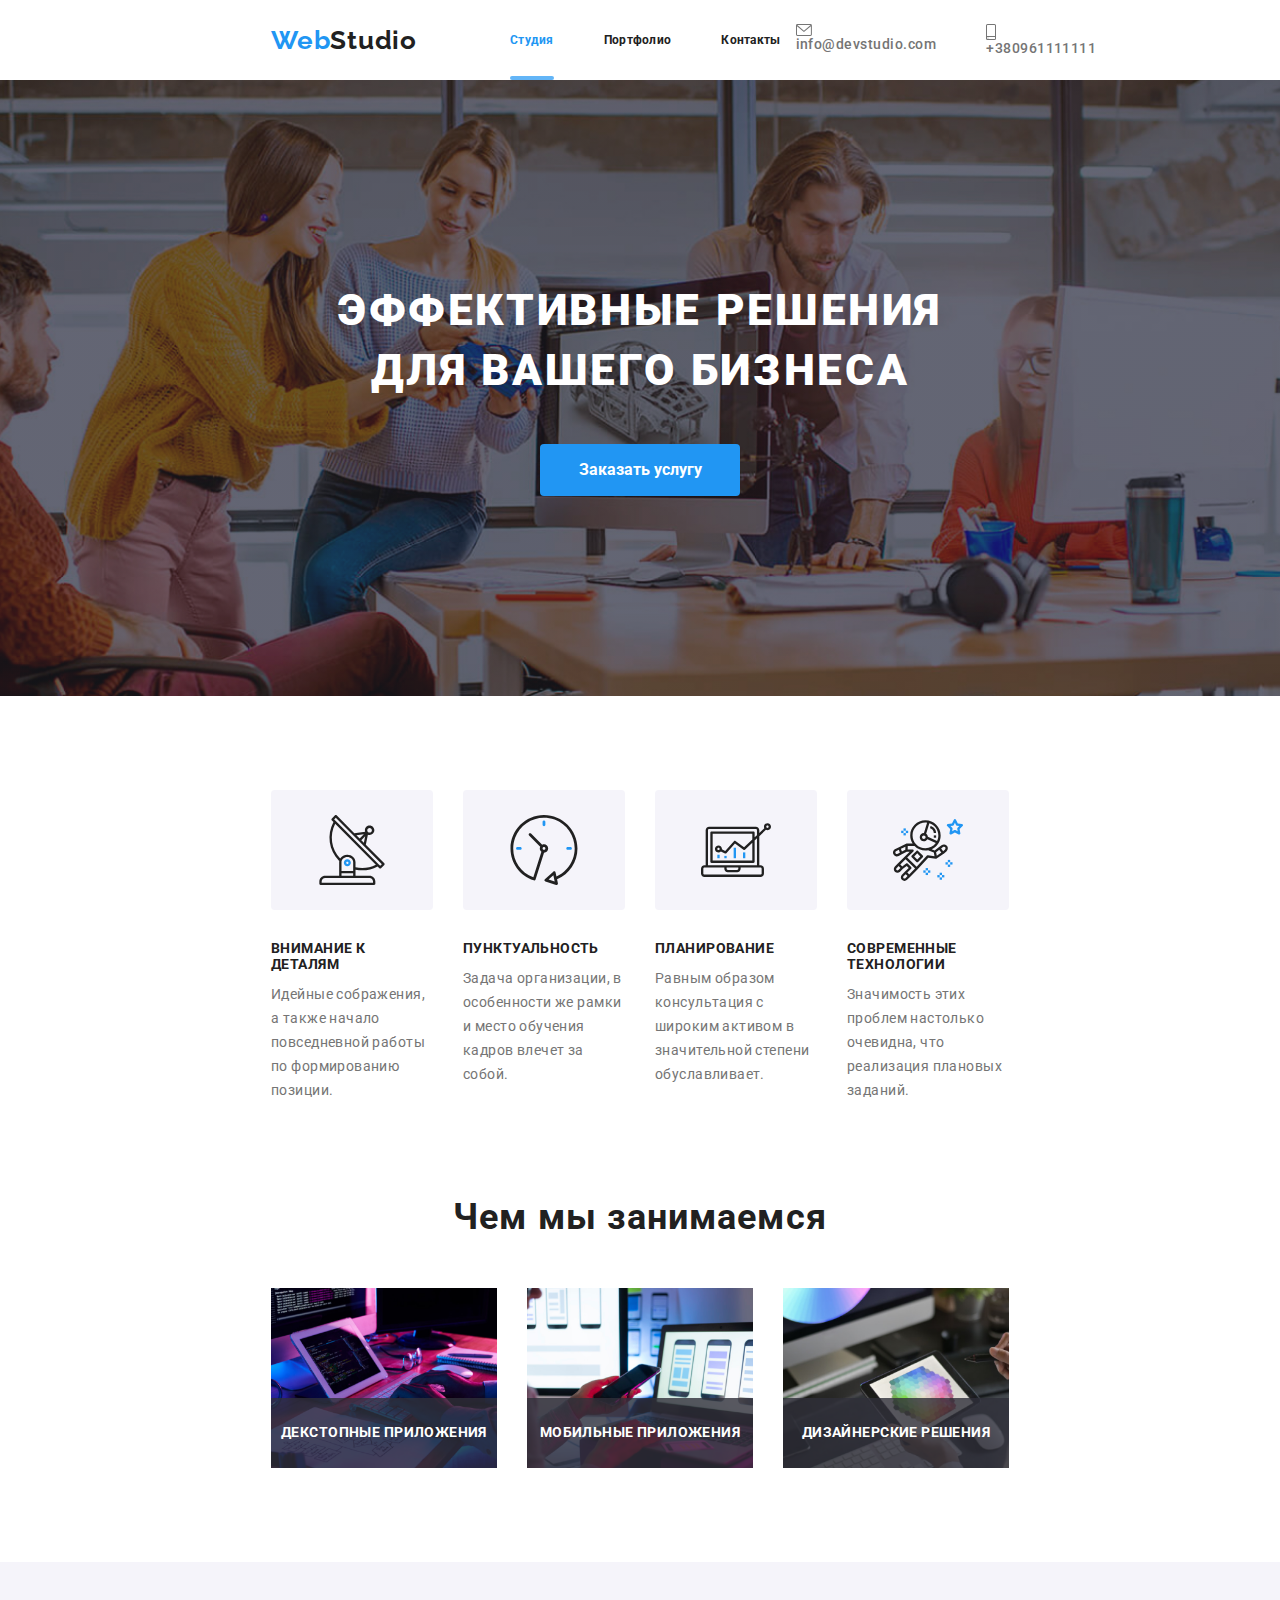
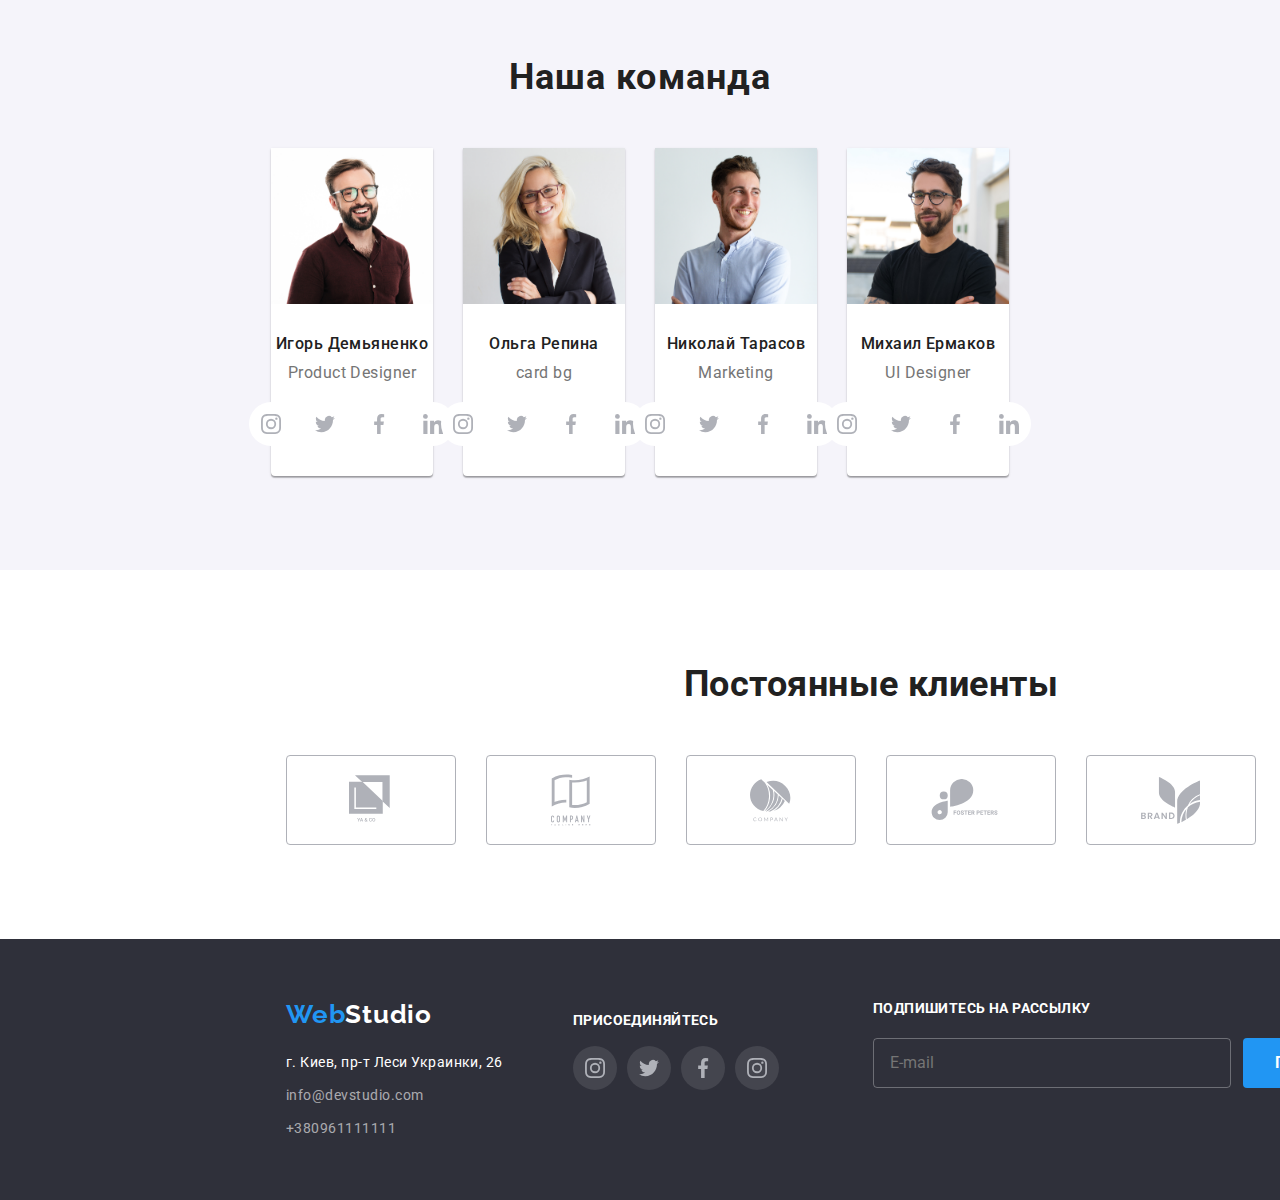
<file: index.html>
<!DOCTYPE html>
<html lang="ru">
	<head>
		<meta charset="UTF-8" />
		<meta name="viewport" content="width=device-width, initial-scale=1.0" />
		<title>WebStudio</title>
		<link
			href="https://fonts.googleapis.com/css2?family=Raleway:wght@700&family=Roboto:wght@400;500;700;900&display=swap"
			rel="stylesheet"
		/>
		<link rel="stylesheet" href="./sass/normalize.css" />
		<link rel="stylesheet" href="./css/main.min.css" />
	</head>
	<body>
		<!--Site header-->
		<header>
			<!--Basic navigation-->
			<nav class="container main-nav">
				<a href="./index.html" class="logo-header"> <span class="logo-style">Web</span>Studio </a>
				<ul class="site-nav">
					<li class="item">
						<a href="Studio" class="link line"><h5>Студия</h5></a>
					</li>
					<li class="item">
						<a href="./portfolio.html" class="link"><h5>Портфолио</h5></a>
					</li>
					<li class="item">
						<a href="Contacts" class="link"><h5>Контакты</h5></a>
					</li>
				</ul>
				<div class="container">
					<address class="contacts list">
						<ul class="list">
							<li class="item">
								<a href="mailto:info@devstudio.com" class="link">
									<svg class="contacts-icon" width="16" height="12">
										<use href="./image/sprite.svg#mail"></use>
									</svg>
									info@devstudio.com
								</a>
							</li>
							<li class="item">
								<a href="tel:+380961111111" class="link">
									<svg class="contacts-icon" width="10" height="16">
										<use href="./image/sprite.svg#smartphone"></use>
									</svg>
									+380961111111
								</a>
							</li>
						</ul>
					</address>
				</div>
			</nav>
		</header>

		<!--Hero-->
		<main>
			<section class="hero">
				<div class="container-hero">
					<h1 class="hero-title">
						эффективные решения<br />
						для вашего бизнеса
					</h1>
					<button class="button" data-modal-open>Заказать услугу</button>
				</div>
			</section>

			<!--Preferences-->

			<section class="section-preferences">
				<div class="container">
					<ul class="preferences-list">
						<li class="item-preferences icon-satellite">
							<h2 class="section-title">внимание к деталям</h2>
							<p class="text">Идейные сображения, а также начало повседневной работы по формированию позиции.</p>
						</li>
						<li class="item-preferences icon-clock">
							<h2 class="section-title">пунктуальность</h2>
							<p class="text">Задача организации, в особенности же рамки и место обучения кадров влечет за собой.</p>
						</li>
						<li class="item-preferences icon-plan">
							<h2 class="section-title">планирование</h2>
							<p class="text">Равным образом консультация с широким активом в значительной степени обуславливает.</p>
						</li>
						<li class="item-preferences icon-technology">
							<h2 class="section-title">современные технологии</h2>
							<p class="text">Значимость этих проблем настолько очевидна, что реализация плановых заданий.</p>
						</li>
					</ul>
				</div>
			</section>

			<!--What are we doing-->

			<section class="section-work">
				<div class="container">
					<h2 class="title-main">Чем мы занимаемся</h2>
					<ul class="work-list">
						<li class="item">
							<div class="container-overlay">
								<img src="./image/img.png" alt="web image 1" />
								<p class="work-text">декстопные приложения</p>
							</div>
						</li>
						<li class="item">
							<div class="container-overlay">
								<img src="./image/img2.png" alt="web image 2" />
								<p class="work-text">мобильные приложения</p>
							</div>
						</li>
						<li class="item">
							<div class="container-overlay">
								<img src="./image/img3.png" alt="web image 3" />
								<p class="work-text">дизайнерские решения</p>
							</div>
						</li>
					</ul>
				</div>
			</section>

			<!-- Team -->

			<section class="section-team">
				<div class="container">
					<h2 class="title-main">Наша команда</h2>
					<ul class="list-team">
						<li class="item">
							<img src="./image/1.jpg" alt="Игорь Демьяненко" width="300" />
							<div class="team-text">
								<p class="team-name">Игорь Демьяненко</p>
								<p class="team">Product Designer</p>
							</div>

							<ul class="social-icon-list">
								<li class="social-icon-item">
									<a class="social-icon-link" href="instagram" aria-label="ссилка на Инстаграм">
										<svg class="social-icon">
											<use href="./image/sprite.svg#instagram"></use>
										</svg>
									</a>
								</li>
								<li class="social-icon-item">
									<a class="social-icon-link" href="twitter" aria-label="ссилка на Твиттер">
										<svg class="social-icon">
											<use href="./image/sprite.svg#twitter"></use>
										</svg>
									</a>
								</li>
								<li class="social-icon-item">
									<a class="social-icon-link" href="facebook" aria-label="ссилка на Фейсбук">
										<svg class="social-icon">
											<use href="./image/sprite.svg#facebook"></use>
										</svg>
									</a>
								</li>
								<li class="social-icon-item">
									<a class="social-icon-link" href="linkedin" aria-label="ссилка на Линкедин">
										<svg class="social-icon">
											<use href="./image/sprite.svg#linkedin"></use>
										</svg>
									</a>
								</li>
							</ul>
						</li>

						<li class="item">
							<img src="./image/4.jpg" alt="Ольга Репина" width="300" />
							<div class="team-text">
								<p class="team-name">Ольга Репина</p>
								<p class="team">card bg</p>
							</div>

							<ul class="social-icon-list">
								<li class="social-icon-item">
									<a class="social-icon-link" href="instagram" aria-label="ссилка на Инстаграм">
										<svg class="social-icon">
											<use href="./image/sprite.svg#instagram"></use>
										</svg>
									</a>
								</li>
								<li class="social-icon-item">
									<a class="social-icon-link" href="twitter" aria-label="ссилка на Твиттер">
										<svg class="social-icon">
											<use href="./image/sprite.svg#twitter"></use>
										</svg>
									</a>
								</li>
								<li class="social-icon-item">
									<a class="social-icon-link" href="facebook" aria-label="ссилка на Фейсбук">
										<svg class="social-icon">
											<use href="./image/sprite.svg#facebook"></use>
										</svg>
									</a>
								</li>
								<li class="social-icon-item">
									<a class="social-icon-link" href="linkedin" aria-label="ссилка на Линкедин">
										<svg class="social-icon">
											<use href="./image/sprite.svg#linkedin"></use>
										</svg>
									</a>
								</li>
							</ul>
						</li>
						<li class="item">
							<img src="./image/3.jpg" alt="Николай Тарасов" width="300" />
							<div class="team-text">
								<p class="team-name">Николай Тарасов</p>
								<p class="team">Marketing</p>
							</div>
							<ul class="social-icon-list">
								<li class="social-icon-item">
									<a class="social-icon-link" href="instagram" aria-label="ссилка на Инстаграм">
										<svg class="social-icon">
											<use href="./image/sprite.svg#instagram"></use>
										</svg>
									</a>
								</li>
								<li class="social-icon-item">
									<a class="social-icon-link" href="twitter" aria-label="ссилка на Твиттер">
										<svg class="social-icon">
											<use href="./image/sprite.svg#twitter"></use>
										</svg>
									</a>
								</li>
								<li class="social-icon-item">
									<a class="social-icon-link" href="facebook" aria-label="ссилка на Фейсбук">
										<svg class="social-icon">
											<use href="./image/sprite.svg#facebook"></use>
										</svg>
									</a>
								</li>
								<li class="social-icon-item">
									<a class="social-icon-link" href="linkedin" aria-label="ссилка на Линкедин">
										<svg class="social-icon">
											<use href="./image/sprite.svg#linkedin"></use>
										</svg>
									</a>
								</li>
							</ul>
						</li>
						<li class="item">
							<img src="./image/2.jpg" alt="Михаил Ермаков" width="300" />
							<div class="team-text">
								<p class="team-name">Михаил Ермаков</p>
								<p class="team">UI Designer</p>
							</div>
							<ul class="social-icon-list">
								<li class="social-icon-item">
									<a class="social-icon-link" href="instagram" aria-label="ссилка на Инстаграм">
										<svg class="social-icon">
											<use href="./image/sprite.svg#instagram"></use>
										</svg>
									</a>
								</li>
								<li class="social-icon-item">
									<a class="social-icon-link" href="twitter" aria-label="ссилка на Твиттер">
										<svg class="social-icon">
											<use href="./image/sprite.svg#twitter"></use>
										</svg>
									</a>
								</li>
								<li class="social-icon-item">
									<a class="social-icon-link" href="facebook" aria-label="ссилка на Фейсбук">
										<svg class="social-icon">
											<use href="./image/sprite.svg#facebook"></use>
										</svg>
									</a>
								</li>
								<li class="social-icon-item">
									<a class="social-icon-link" href="linkedin" aria-label="ссилка на Линкедин">
										<svg class="social-icon">
											<use href="./image/sprite.svg#linkedin"></use>
										</svg>
									</a>
								</li>
							</ul>
						</li>
					</ul>
				</div>
			</section>

			<!-- CLIENTS -->

			<section class="section-clients">
				<div class="container">
					<div class="clients-container">
						<h2>Постоянные клиенты</h2>
						<ul class="clients-list">
							<li class="clients-item">
								<a class="clients-link" href="company1" aria-label="ссылка на компанию 1">
									<svg class="clients-icon" width="45" height="50">
										<use href="./image/sprite.svg#company1"></use>
									</svg>
								</a>
							</li>
							<li class="clients-item">
								<a class="clients-link" href="company2" aria-label="ссылка на компанию 1">
									<svg class="clients-icon" width="40" height="52">
										<use href="./image/sprite.svg#company2"></use>
									</svg>
								</a>
							</li>
							<li class="clients-item">
								<a class="clients-link" href="company3" aria-label="ссылка на компанию 1">
									<svg class="clients-icon" width="41" height="43">
										<use href="./image/sprite.svg#company3"></use>
									</svg>
								</a>
							</li>
							<li class="clients-item">
								<a class="clients-link" href="company4" aria-label="ссылка на компанию 1">
									<svg class="clients-icon" width="80" height="42">
										<use href="./image/sprite.svg#company4"></use>
									</svg>
								</a>
							</li>
							<li class="clients-item">
								<a class="clients-link" href="company5" aria-label="ссылка на компанию 1">
									<svg class="clients-icon" width="59" height="47">
										<use href="./image/sprite.svg#company5"></use>
									</svg>
								</a>
							</li>
							<li class="clients-item">
								<a class="clients-link" href="company6" aria-label="ссылка на компанию 1">
									<svg class="clients-icon" width="89" height="45">
										<use href="./image/sprite.svg#company6"></use>
									</svg>
								</a>
							</li>
						</ul>
					</div>

				</div>
				
			</section>
		</main>
		<footer class="footer">
			<div class="container">
				<div class="container-footer">
					<div class="footer-info">
						<a href="./index.html" class="logo-over"> <span class="logo-style">Web</span>Studio </a>
				
						<address class="address-items">
							<p class="address-info">г. Киев, пр-т Леси Украинки, 26</p>
							<p><a href="mailto:info@devstudio.com" class="nav-item">info@devstudio.com</a></p>
							<p><a href="tel:+380961111111" class="nav-item">+380961111111</a></p>
						</address>
					</div>
					<div class="footer-icons">
						<span class="social-text">Присоединяйтесь</span>
						<ul class="social-icon-list">
							<li class="social-icon-item">
								<a class="footer-icon-link" href="instagram" aria-label="ссилка на Инстаграм">
									<svg class="social-icon">
										<use href="./image/sprite.svg#instagram"></use>
									</svg>
								</a>
							</li>
							<li class="social-icon-item">
								<a class="footer-icon-link" href="twitter" aria-label="ссилка на Твиттер">
									<svg class="social-icon">
										<use href="./image/sprite.svg#twitter"></use>
									</svg>
								</a>
							</li>
							<li class="social-icon-item">
								<a class="footer-icon-link" href="facebook" aria-label="ссилка на Фейсбук">
									<svg class="social-icon">
										<use href="./image/sprite.svg#facebook"></use>
									</svg>
								</a>
							</li>
							<li class="social-icon-item">
								<a class="footer-icon-link" href="linkedin" aria-label="ссилка на Линкедин">
									<svg class="social-icon">
										<use href="./image/sprite.svg#instagram"></use>
									</svg>
								</a>
							</li>
						</ul>
					</div>
				
				
					<div class="subscription-container">
						<form class="form-subs">
							<label class="label-subs">
								<span class="text-subs">Подпишитесь на рассылку</span>
								<input type="email" name="email" class="input-subs" placeholder="E-mail"></input>
							</label>
							<button type="submit" class="btn-subs">
								<span class="sub-txt">Подписаться</span>
								<svg class="icon-send" width="24" height="24">
									<use href="./image/sprite.svg#iconsend">
				
									</use>
								</svg>
				
							</button>
				
						</form>
					</div>
				</div>
			</div>
			
		</footer>

		<!-- Modal -->

		<div class="backdrop is-hidden" data-modal>
			<div class="modal">
				<button class="modal-btn" data-modal-close>
					<svg class="close">
						<use href="./image/sprite.svg#modal" width="11" height="11"></use>
					</svg>
				</button>

				<span class="form-title">Оставьте свои данные, ми вам перезвоним</span>
				<form class="form">
					<div form0conta>
						<label class="form-field">
							<span class="input-title">Имя</span>
							<input class="form-input" type="text" name="name" placeholder=" " />
							<svg class="form-icon" width="18" height="18">
								<use href="./image/sprite.svg#personblack"></use>
							</svg>
						
						</label>
					</div>
					<label class="form-field">
						<span class="input-title">Телефон</span>
						<input class="form-input" type="text" name="name" placeholder=" " />
						<svg class="form-icon" width="18" height="18">
							<use href="./image/sprite.svg#phoneblack" ></use>
						</svg>
						
					</label>
					<label  class="form-field">
						<span class="input-title">Почта</span>
						<input class="form-input" type="text" name="name" placeholder=" " />
						<svg class="form-icon" width="18" height="18">
							<use href="./image/sprite.svg#emailblack"></use>
						</svg>
						
					</label>
				</form>

				
					<label class="form-field">
						<span class="input-title">Коментарий</span>
						<textarea class="form-comment" name="text" rows="6" placeholder="Введите текст"></textarea>
					</label>
				
				
				<label class="checkbox-label">
					<input class="checkbox" type="checkbox" value="">
					<span class="icon-check"></span>
					<span class="form-text" >Соглашаюсь с рассылкой и принимаю
					<a href="link-checkbox">Условия договора</a>
					</span>
				</label>
				<button type="submit" class="form-btn">Отправить</button>
				</div>
			</div>
		</div>

		<script src="./js/modal.js"></script>
	</body>
</html>
</file>
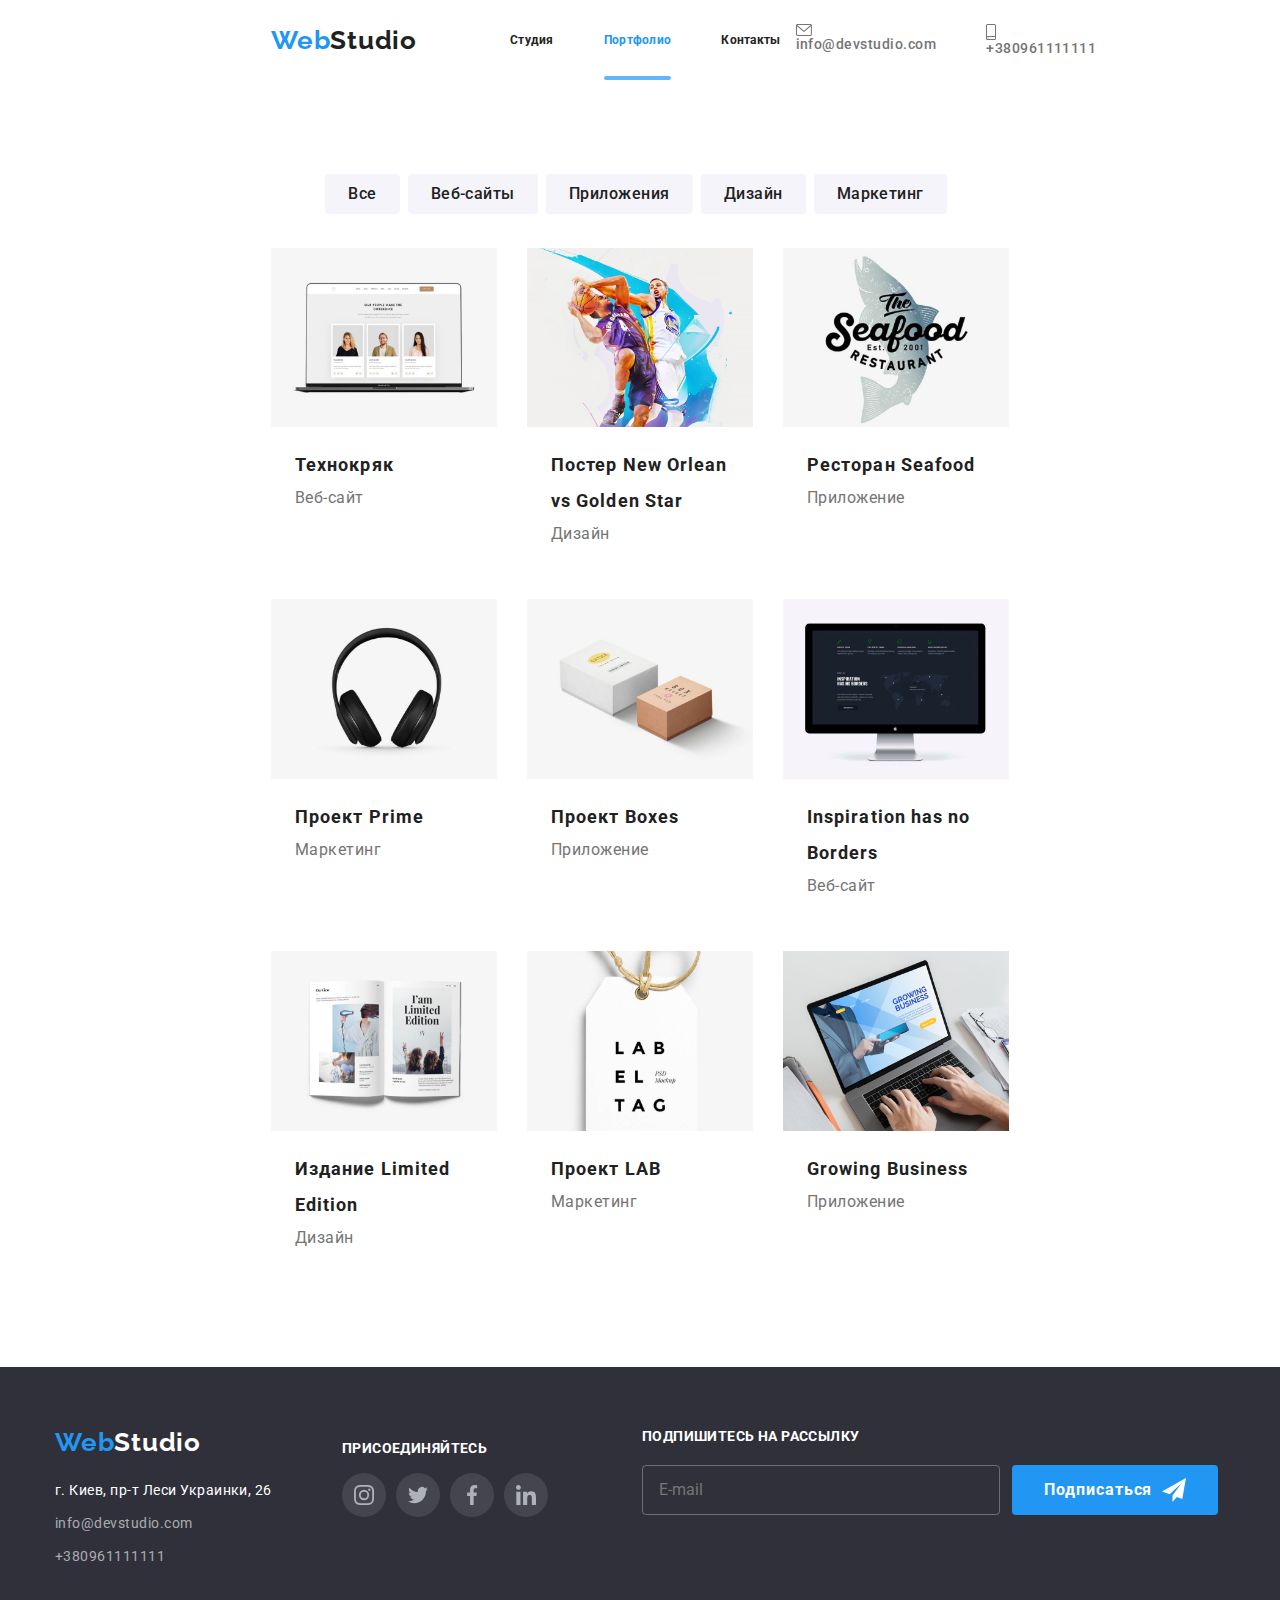
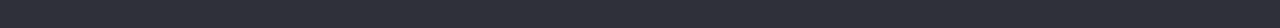
<file: portfolio.html>
<!DOCTYPE html>
<html lang="ru">
	<head>
		<meta charset="UTF-8" />
		<meta name="viewport" content="width=device-width, initial-scale=1.0" />
		<title>WebStudio</title>
		<link
			href="https://fonts.googleapis.com/css2?family=Raleway:wght@700&family=Roboto:wght@400;500;700;900&display=swap"
			rel="stylesheet"
		/>
		<link rel="stylesheet" href="./sass/normalize.css" />
		<link rel="stylesheet" href="./css/main.css" />
	</head>
	<body>
		<!--Site header-->
		<header>
			<!--Basic navigation-->
			<nav class="container main-nav">
				<a href="./index.html" class="logo-header"> <span class="logo-style">Web</span>Studio </a>

				<ul class="site-nav">
					<li class="item">
						<a href="./index.html" class="link ">
							<h5>Студия</h5>
						</a>
					</li>
					<li class="item">
						<a href="./portfolio.html" class="link line">
							<h5>Портфолио</h5>
						</a>
					</li>
					<li class="item">
						<a href="Contacts" class="link">
							<h5>Контакты</h5>
						</a>
					</li>
				</ul>
				<div class="container">
					<address class="contacts list">
						<ul class="list">
							<li class="item">
								<a href="mailto:info@devstudio.com" class="link">
									<svg class="contacts-icon" width="16" height="12">
										<use href="./image/sprite.svg#mail"></use>
									</svg>
									info@devstudio.com
								</a>
							</li>
							<li class="item">
								<a href="tel:+380961111111" class="link">
									<svg class="contacts-icon" width="10" height="16">
										<use href="./image/sprite.svg#smartphone"></use>
									</svg>
									+380961111111
								</a>
							</li>
						</ul>
					</address>
				</div>
			</nav>
		</header>
		<!-- Our projects -->
		<main>
			<section class="section-portfolio">
				<div class="container">
					<div class="button-container">
						<ul class="button-list">
							<li class="button-item">Все</li>
							<li class="button-item">Веб-сайты</li>
							<li class="button-item">Приложения</li>
							<li class="button-item">Дизайн</li>
							<li class="button-item">Маркетинг</li>
						</ul>
					</div>
					<ul class="portfolio-list">
						<li class="portfolio-item">
							<a href="">
			
								<div class="portfolio-image">
									<img src="./image/image1.jpg" alt="Пример Веб Сайта" width="400" />
							</a>
			
							<div class="overlay-text ">
								<p>
									Технокряк это современная площадка распространения коронавируса. Компании используют эту
									платформу
									для цифрового шпионажа и атак на защищённые сервера конкурентов.
								</p>
							</div>
			
				</div>
			
				<div class="portfolio-text">
					<h2 class="portfolio-title">Технокряк</h2>
					<p class="portfolio-category">Веб-сайт</p>
			
				</div>
			
			
			
				</li>
			
				<li class="portfolio-item">
					<a href="">
						<div class="portfolio-image">
							<img src="./image/image(1).jpg" alt="Баскетбольная команда" width="400" />
					</a>
					<p class="overlay-text">
						Технокряк это современная площадка распространения коронавируса. Компании используют эту платформу
						для цифрового шпионажа и атак на защищённые сервера конкурентов.
					</p>
					</div>
			
					<div class="portfolio-text">
						<h2 class="portfolio-title">Постер New Orlean vs Golden Star</h2>
						<p class="portfolio-category">Дизайн</p>
			
					</div>
			
			
				</li>
			
				<li class="portfolio-item">
					<a href="">
						<div class="portfolio-image">
							<img src="./image/image(2).jpg" alt="Ресторан Seafood" width="400" />
					</a>
					<p class="overlay-text">
						Технокряк это современная площадка распространения коронавируса. Компании используют эту платформу
						для цифрового шпионажа и атак на защищённые сервера конкурентов.
					</p>
					</div>
			
					<div class="portfolio-text">
						<h2 class="portfolio-title">Ресторан Seafood</h2>
						<p class="portfolio-category">Приложение</p>
			
					</div>
			
			
				</li>
			
				<li class="portfolio-item">
					<a href="">
						<div class="portfolio-image">
							<img src="./image/image(3).jpg" alt="Проект Prime" width="400" />
					</a>
					<p class="overlay-text">
						Технокряк это современная площадка распространения коронавируса. Компании используют эту платформу
						для цифрового шпионажа и атак на защищённые сервера конкурентов.
					</p>
			
					</div>
			
					<div class="portfolio-text">
						<h2 class="portfolio-title">Проект Prime</h2>
						<p class="portfolio-category">Маркетинг</p>
			
					</div>
			
			
				</li>
			
				<li class="portfolio-item">
					<a href="">
						<div class="portfolio-image">
							<img src="./image/image(4).jpg" alt="Проект Boxes" width="400" />
					</a>
					<p class="overlay-text">
						Технокряк это современная площадка распространения коронавируса. Компании используют эту платформу
						для цифрового шпионажа и атак на защищённые сервера конкурентов.
					</p>
			
					</div>
			
					<div class="portfolio-text">
						<h2 class="portfolio-title">Проект Boxes</h2>
						<p class="portfolio-category">Приложение</p>
			
					</div>
			
			
				</li>
			
				<li class="portfolio-item">
					<a href="">
						<div class="portfolio-image">
							<img src="./image/image(5).jpg" alt="Пример Веб Сайта" width="400" />
					</a>
					<p class="overlay-text">
						Технокряк это современная площадка распространения коронавируса. Компании используют эту платформу
						для цифрового шпионажа и атак на защищённые сервера конкурентов.
					</p>
			
					</div>
			
					<div class="portfolio-text">
						<h2 class="portfolio-title">Inspiration has no Borders</h2>
						<p class="portfolio-category">Веб-сайт</p>
			
					</div>
			
			
				</li>
			
				<li class="portfolio-item">
					<a href="">
						<div class="portfolio-image">
							<img src="./image/image(6).jpg" alt="Издание Limited Edition" width="400" />
					</a>
					<p class="overlay-text">
						Технокряк это современная площадка распространения коронавируса. Компании используют эту платформу
						для цифрового шпионажа и атак на защищённые сервера конкурентов.
					</p>
			
					</div>
			
					<div class="portfolio-text">
						<h2 class="portfolio-title">Издание Limited Edition</h2>
						<p class="portfolio-category">Дизайн</p>
			
					</div>
			
			
				</li>
			
				<li class="portfolio-item">
					<a href="">
						<div class="portfolio-image">
							<img src="./image/image(7).jpg" alt="Проект LAB" width="400" />
					</a>
					<p class="overlay-text">
						Технокряк это современная площадка распространения коронавируса. Компании используют эту платформу
						для цифрового шпионажа и атак на защищённые сервера конкурентов.
					</p>
			
					</div>
			
					<div class="portfolio-text">
						<h2 class="portfolio-title">Проект LAB</h2>
						<p class="portfolio-category">Маркетинг</p>
			
					</div>
			
			
				</li>
			
				<li class="portfolio-item">
					<a href="">
						<div class="portfolio-image">
							<img src="./image/image(8).jpg" alt="Продвижение веб-сайта" width="400" />
					</a>
					<p class="overlay-text">
						Технокряк это современная площадка распространения коронавируса. Компании используют эту платформу
						для цифрового шпионажа и атак на защищённые сервера конкурентов.
					</p>
			
					</div>
			
					<div class="portfolio-text">
						<h2 class="portfolio-title">Growing Business</h2>
						<p class="portfolio-category">Приложение</p>
			
					</div>
			
			
				</li>
				</ul>
				</div>
			</section>
		</main>
		<footer class="footer">
			<div class="container-footer">
				<div class="footer-info">
					<a href="./index.html" class="logo-over"> <span class="logo-style">Web</span>Studio </a>

					<address class="address-items">
						<p class="address-info">г. Киев, пр-т Леси Украинки, 26</p>
						<p><a href="mailto:info@devstudio.com" class="nav-item">info@devstudio.com</a></p>
						<p><a href="tel:+380961111111" class="nav-item">+380961111111</a></p>
					</address>
				</div>
				<div class="footer-icons">
					<span class="social-text">Присоединяйтесь</span>
					<ul class="social-icon-list">
						<li class="social-icon-item">
							<a class="footer-icon-link" href="instagram" aria-label="ссилка на Инстаграм">
								<svg class="social-icon">
									<use href="./image/sprite.svg#instagram"></use>
								</svg>
							</a>
						</li>
						<li class="social-icon-item">
							<a class="footer-icon-link" href="twitter" aria-label="ссилка на Твиттер">
								<svg class="social-icon">
									<use href="./image/sprite.svg#twitter"></use>
								</svg>
							</a>
						</li>
						<li class="social-icon-item">
							<a class="footer-icon-link" href="facebook" aria-label="ссилка на Фейсбук">
								<svg class="social-icon">
									<use href="./image/sprite.svg#facebook"></use>
								</svg>
							</a>
						</li>
						<li class="social-icon-item">
							<a class="footer-icon-link" href="linkedin" aria-label="ссилка на Линкедин">
								<svg class="social-icon">
									<use href="./image/sprite.svg#linkedin"></use>
								</svg>
							</a>
						</li>
					</ul>
				</div>


<div class="subscription-container">
	<form class="form-subs">
		<label class="label-subs">
			<span class="text-subs">Подпишитесь на рассылку</span>
			<input type="email" name="email" class="input-subs" placeholder="E-mail"></input>
		</label>
		<button type="submit" class="btn-subs">
			<span class="sub-txt">Подписаться</span>
			<svg class="icon-send" width="24" height="24">
				<use href="./image/sprite.svg#iconsend">

				</use>
			</svg>

		</button>

	</form>
</div>

			</div>
		</footer>
	</body>
</html>
</file>
<file: css/main.min.css>
/*! modern-normalize v0.7.0 | MIT License | https://github.com/sindresorhus/modern-normalize */*,::after,::before{-webkit-box-sizing:border-box;box-sizing:border-box}:root{-moz-tab-size:4;-o-tab-size:4;tab-size:4}html{line-height:1.15;-webkit-text-size-adjust:100%}body{margin:0}body{font-family:system-ui, -apple-system, "Segoe UI", Roboto, Helvetica, Arial, sans-serif, "Apple Color Emoji", "Segoe UI Emoji"}hr{height:0}abbr[title]{-webkit-text-decoration:underline dotted;text-decoration:underline dotted}b,strong{font-weight:bolder}code,kbd,pre,samp{font-family:ui-monospace, SFMono-Regular, Consolas, "Liberation Mono", Menlo, monospace;font-size:1em}small{font-size:80%}sub,sup{font-size:75%;line-height:0;position:relative;vertical-align:baseline}sub{bottom:-0.25em}sup{top:-0.5em}button,input,optgroup,select,textarea{font-family:inherit;font-size:100%;line-height:1.15;margin:0}button,select{text-transform:none}[type="button"],[type="reset"],[type="submit"],button{-webkit-appearance:button}[type="button"]::-moz-focus-inner,[type="reset"]::-moz-focus-inner,[type="submit"]::-moz-focus-inner,button::-moz-focus-inner{border-style:none;padding:0}[type="button"]:-moz-focusring,[type="reset"]:-moz-focusring,[type="submit"]:-moz-focusring,button:-moz-focusring{outline:1px dotted ButtonText}legend{padding:0}progress{vertical-align:baseline}[type="number"]::-webkit-inner-spin-button,[type="number"]::-webkit-outer-spin-button{height:auto}[type="search"]{-webkit-appearance:textfield;outline-offset:-2px}[type="search"]::-webkit-search-decoration{-webkit-appearance:none}::-webkit-file-upload-button{-webkit-appearance:button;font:inherit}summary{display:list-item}@font-face{font-family:"Roboto", sans-serif;src:url("https://fonts.googleapis.com/css2?family=Roboto:wght@400;500;700;900&display=swap")}@font-face{font-family:"Raleway", sans-serif;src:url("https://fonts.googleapis.com/css2?family=Raleway:wght@700&display=swap")}body{background:#fff;color:#757575;margin:0;letter-spacing:0.03em;font-family:"Roboto", sans-serif}.list,.work-list,.preferences-list,.list-team,.site-nav,.button-list,.portfolio-list{list-style:none;padding:0;margin:0;text-decoration:none}h1,h2,h3,h4,h5,p{display:block;margin-top:0;margin-bottom:0;width:100%}img{display:block;width:100%;height:auto}.container{width:100%;padding-left:15px;padding-right:15px;margin-left:auto;margin-right:auto}@media screen and (min-width: 480px){.container{width:480px}}@media screen and (min-width: 768px){.container{width:768px}}@media screen and (min-width: 1600px){.container{width:1600px}}.list,.work-list,.list-team,.preferences-list,.social-list{display:-webkit-box;display:-ms-flexbox;display:flex;margin-left:auto}.button{color:#fff;background-color:#2196f3;font-family:Roboto;font-style:normal;font-weight:bold;font-size:16px;line-height:30px;min-width:200px;padding:10px 32px;border-radius:4px;text-decoration:none;display:inline-block;border:1px solid transparent}.form-btn{display:inline-block;position:relative;left:50%;-webkit-transform:translateX(-50%);transform:translateX(-50%);padding:10px 56px;border:none;border-radius:4px;-webkit-box-shadow:0px 4px 4px rgba(0,0,0,0.15);box-shadow:0px 4px 4px rgba(0,0,0,0.15);font-size:16px;font-weight:700;line-height:1.88;letter-spacing:0.06em;color:#fff;background-color:#2196f3}.btn-subs{display:-webkit-inline-box;display:-ms-inline-flexbox;display:inline-flex;-webkit-box-align:center;-ms-flex-align:center;align-items:center;padding-left:28px;padding-right:28px;margin-left:12px;height:50px;padding:10px 29px;border:none;border-radius:4px;font-size:16px;font-weight:700;letter-spacing:0.06em;color:#fff;background-color:#2196f3;border:none;border-radius:4px;padding:10px 32px;font-size:16px;line-height:1.9;letter-spacing:0.06em;font-weight:700;background-repeat:no-repeat;-webkit-transition-duration:250ms cubic-bezier(0.4, 0, 0.2, 1);transition-duration:250ms cubic-bezier(0.4, 0, 0.2, 1)}.icon-send{fill:#fff;-webkit-transition-duration:250ms cubic-bezier(0.4, 0, 0.2, 1);transition-duration:250ms cubic-bezier(0.4, 0, 0.2, 1)}.sub-txt{margin-right:10px}.section-clients{padding-top:94px;padding-bottom:94px}.clients-container{margin-left:auto;margin-right:auto;width:1200px;padding-left:15px;padding-right:15px}.clients-container h2{margin-top:0px;margin-bottom:50px;font-family:"Roboto";font-weight:700;font-size:36px;line-height:1.16;text-align:center;color:#212121}.clients-list{display:-webkit-box;display:-ms-flexbox;display:flex;-ms-flex-wrap:wrap;flex-wrap:wrap;list-style:none;padding:0px;margin:0px}.clients-link{display:-webkit-box;display:-ms-flexbox;display:flex;-webkit-box-pack:center;-ms-flex-pack:center;justify-content:center;-webkit-box-align:center;-ms-flex-align:center;align-items:center;width:170px;height:90px;fill:#afb1b8;border:1px solid #afb1b8;border-radius:4px;-webkit-transition:background-color 250ms cubic-bezier(0.4, 0, 0.2, 1);transition:background-color 250ms cubic-bezier(0.4, 0, 0.2, 1)}.clients-link:hover .clients-icon{fill:#2196f3}.clients-link:hover{border:1px solid #2196f3}.clients-item{width:calc((100% - 30px * 5) / 6)}.clients-item:not(:last-child){margin-right:30px}.clients-icon{-webkit-transition:fill 250ms cubic-bezier(0.4, 0, 0.2, 1);transition:fill 250ms cubic-bezier(0.4, 0, 0.2, 1)}.contacts .list{display:-webkit-box;display:-ms-flexbox;display:flex}.contacts .item+.item{margin-left:50px}.contacts .link{color:#757575;text-decoration:none;font-family:Roboto;font-style:normal;font-weight:500;font-size:14px;line-height:16px;display:-webkit-box;display:-ms-flexbox;display:flex}.contacts .link:hover,.contacts .link:focus{color:#2196f3}.link{display:-webkit-box;display:-ms-flexbox;display:flex;-webkit-box-align:center;-ms-flex-align:center;align-items:center;-ms-flex-wrap:wrap;flex-wrap:wrap;margin:0;padding:6px 0;-webkit-transition:color 250ms cubic-bezier(0.4, 0, 0.2, 1);transition:color 250ms cubic-bezier(0.4, 0, 0.2, 1)}.link:hover.contacs-icon{color:#2196f3;fill:#2196f3}.contacts-icon{display:-webkit-box;display:-ms-flexbox;display:flex;-webkit-box-align:stretch;-ms-flex-align:stretch;align-items:stretch;margin-right:10px;fill:#757575;-webkit-transition:fill 250ms cubic-bezier(0.4, 0, 0.2, 1);transition:fill 250ms cubic-bezier(0.4, 0, 0.2, 1)}.contacts .link:hover .svg{fill:#2196f3;color:#2196f3}a:hover svg{fill:#2196f3}.form{display:-webkit-box;display:-ms-flexbox;display:flex;-webkit-box-orient:vertical;-webkit-box-direction:normal;-ms-flex-direction:column;flex-direction:column;width:448px;margin:auto}.form-title{display:block;margin-bottom:12px;font-weight:700;font-size:20px;line-height:1.15;text-align:center;color:#212121}.form-text{font-family:"Roboto";font-size:14px;font-style:normal;font-weight:400;line-height:24px;letter-spacing:0, 03em;text-align:left}.input-title{font-style:normal;font-family:"Roboto";font-weight:400;font-size:12px;line-height:1.17;letter-spacing:0.01em;margin-bottom:4px;color:#757575}.form-icon{position:absolute;left:55px;-webkit-transform:translateY(10px);transform:translateY(10px);-webkit-transition-duration:250ms;transition-duration:250ms;-webkit-transition-timing-function:cubic-bezier(0.4, 0, 0.2, 1);transition-timing-function:cubic-bezier(0.4, 0, 0.2, 1)}.form-input{height:40px;padding:12px 40px;width:100%;border:1px solid rgba(33,33,33,0.2);border-radius:4px;font-family:Roboto;font-style:normal;font-weight:normal;font-size:14px;line-height:1.14;letter-spacing:0.01em;margin-bottom:10px}.form-input:focus+.form-icon{fill:#2196f3}.form-input:not(:placeholder-shown){border-color:#2196f3}.form-comment{width:100%;margin:auto;height:120px;border:1px solid rgba(33,33,33,0.2);border-radius:4px;resize:none;-webkit-transition-duration:250ms;transition-duration:250ms;-webkit-transition-timing-function:cubic-bezier(0.4, 0, 0.2, 1);transition-timing-function:cubic-bezier(0.4, 0, 0.2, 1)}.form-field input:focus{border-color:#2196f3;outline:none}.form-field textarea:focus{border-color:#2196f3;outline:none}.checkbox{-webkit-appearance:none;-moz-appearance:none;appearance:none;position:absolute}.checkbox:checked ~ .icon-check{background-color:#2196f3;background-image:url(../image/iconcheck.svg);background-origin:border-box;background-size:contain;background-origin:border-box;border-color:#2196f3}.checkbox-label{display:inline-block;-webkit-box-align:center;-ms-flex-align:center;align-items:center;margin-top:20px;margin-bottom:30px;text-align:center}.checkbox-label .icon-check{vertical-align:middle;display:inline-block;width:16px;height:16px;margin-right:8px;border:2px solid #212121;border-radius:2px;-webkit-transition-duration:250ms;transition-duration:250ms;-webkit-transition-timing-function:cubic-bezier(0.4, 0, 0.2, 1);transition-timing-function:cubic-bezier(0.4, 0, 0.2, 1)}.subscription-container{width:570px;height:80px}.form-subs{display:-webkit-box;display:-ms-flexbox;display:flex;-webkit-box-align:end;-ms-flex-align:end;align-items:flex-end}.form-subs input:focus{border-color:#fff;outline:none}.text-subs{margin-top:0;margin-bottom:20px;font-style:normal;font-weight:700;font-size:14px;line-height:1.14;letter-spacing:0.03em;text-transform:uppercase;color:#fff}.input-subs{width:358px;height:50px;outline:none;padding-left:16px;padding-right:16px;border-radius:4px;border:1px solid rgba(255,255,255,0.3);background-color:transparent;font-size:16px;color:#fff;margin-top:20px}.input-subs:hover{border:1px solid #fff}.label-subs{padding:0}.logo-header{color:#212121;text-decoration:none;font-family:"Raleway", sans-serif;letter-spacing:0.03em;font-size:26px;font-weight:700;line-height:1.19}.logo-style{color:#2196f3;padding-top:25px;padding-bottom:25px;color:var(--black);font-family:"Raleway", sans-serif;font-style:normal;font-weight:700;font-size:26px;line-height:1.19}.logo-style{color:#2196f3;margin-top:60px}.logo-over{color:#fff;text-decoration:none;font-family:Raleway, sans-serif;letter-spacing:0.03em;font-size:26px;font-weight:700;line-height:1.19}.backdrop{position:fixed;top:0;left:0;background:rgba(0,0,0,0.2);width:100%;height:100%;-webkit-transition:250ms cubic-bezier(0.4, 0, 0.2, 1);transition:250ms cubic-bezier(0.4, 0, 0.2, 1)}.backdrop.is-hidden{opacity:0;pointer-events:none}.modal{position:absolute;top:50%;left:50%;padding:40px;min-height:581px;width:528px;background:#fff;-webkit-box-shadow:0px 1px 3px rgba(0,0,0,0.12),0px 1px 1px rgba(0,0,0,0.14),0px 2px 1px rgba(0,0,0,0.2);box-shadow:0px 1px 3px rgba(0,0,0,0.12),0px 1px 1px rgba(0,0,0,0.14),0px 2px 1px rgba(0,0,0,0.2);border-radius:4px;opacity:1;-webkit-transform:translate(-50%, -50%);transform:translate(-50%, -50%);-webkit-transition:opacity 250ms cubic-bezier(0.4, 0, 0.2, 1);transition:opacity 250ms cubic-bezier(0.4, 0, 0.2, 1)}.modal-btn{display:-webkit-inline-box;display:-ms-inline-flexbox;display:inline-flex;position:absolute;content:"";background-color:#fff;background-size:11px;background-position:center;background-repeat:no-repeat;width:30px;height:30px;right:8px;top:8px;border:1px solid rgba(0,0,0,0.1);border-radius:50%;outline:none}.modal-btn :hover,.modal-btn :focus{fill:#2196f3}.close{display:inline-block;position:absolute;top:50%;left:50%;-webkit-transform:translate(-50%, -50%);transform:translate(-50%, -50%);width:11px;height:11px;-webkit-transition:fill 250ms cubic-bezier(0.4, 0, 0.2, 1);transition:fill 250ms cubic-bezier(0.4, 0, 0.2, 1)}.social-icon-list{display:-webkit-box;display:-ms-flexbox;display:flex;list-style:none;margin-bottom:30px;-webkit-box-pack:center;-ms-flex-pack:center;justify-content:center;padding:0}.social-icon{width:20px;height:20px;fill:#afb1b8;-webkit-transition:fill 250ms cubic-bezier(0.4, 0, 0.2, 1);transition:fill 250ms cubic-bezier(0.4, 0, 0.2, 1)}.social-icon-link{display:-webkit-box;display:-ms-flexbox;display:flex;-webkit-box-pack:center;-ms-flex-pack:center;justify-content:center;-webkit-box-align:center;-ms-flex-align:center;align-items:center;width:44px;height:44px;background-color:#fff;border-radius:50%;background-color:#fff;-webkit-transition:background-color 250ms cubic-bezier(0.4, 0, 0.2, 1);transition:background-color 250ms cubic-bezier(0.4, 0, 0.2, 1)}.social-icon-link:hover .social-icon{fill:#fff}.social-icon-link:hover{background-color:#2196f3}.social-icon-item:not(:last-child){margin-right:10px}.footer-icons{margin-top:12px;width:207px;height:80px;-webkit-box-align:center;-ms-flex-align:center;align-items:center;margin-right:93px}.social-text{font-family:"Roboto";font-style:normal;font-weight:700;font-size:14px;line-height:16px;letter-spacing:0.03em;text-transform:uppercase;color:#fff;margin-bottom:20px}.footer-icon-link{display:-webkit-box;display:-ms-flexbox;display:flex;-webkit-box-pack:center;-ms-flex-pack:center;justify-content:center;-webkit-box-align:center;-ms-flex-align:center;align-items:center;width:44px;height:44px;background-color:rgba(255,255,255,0.1);border-radius:50%;-webkit-transition:background-color 250ms cubic-bezier(0.4, 0, 0.2, 1);transition:background-color 250ms cubic-bezier(0.4, 0, 0.2, 1)}.footer-icon-link:hover .social-icon{fill:#fff}.footer-icon-link:hover{background-color:#2196f3}.social-icon-item:not(:last-child){margin-right:10px}.footer-info{margin-right:70px}.footer{background-color:#2f303a}.address-items{margin-top:20px}.address-info{color:#fff;font-family:Roboto;font-style:normal;font-weight:normal;font-size:14px;line-height:24px}.nav-item{color:rgba(255,255,255,0.6);text-decoration:none;font-family:Roboto;font-style:normal;font-weight:normal;font-size:14px;line-height:24px;display:inline-block;margin-top:9px}.nav-item:hover{color:#2196f3}.container-footer{display:-webkit-box;display:-ms-flexbox;display:flex;width:1200px;padding:60px 15px;margin-left:auto;margin-right:auto}.portfolio-list{display:-webkit-box;display:-ms-flexbox;display:flex;-ms-flex-wrap:wrap;flex-wrap:wrap;font-family:Roboto;font-style:normal;font-weight:normal;font-size:16px;line-height:30px;letter-spacing:0.03em}.portfolio-item{width:calc((100% - 30px * 2) / 3);margin-right:30px;margin-bottom:30px;position:relative;overflow:hidden}.portfolio-item:hover{-webkit-box-shadow:0px 1px 3px rgba(0,0,0,0.12),0px 1px 1px rgba(0,0,0,0.14),0px 2px 1px rgba(0,0,0,0.2);box-shadow:0px 1px 3px rgba(0,0,0,0.12),0px 1px 1px rgba(0,0,0,0.14),0px 2px 1px rgba(0,0,0,0.2)}.portfolio-item:nth-child(3n){margin-right:0}.portfolio-item:nth-last-child(-n+3){margin-bottom:0}.portfolio-title{color:#212121;font-family:Roboto;font-style:normal;font-weight:bold;font-size:18px;line-height:36px;letter-spacing:0.06em}.portfolio-text{padding:20px 24px}.overlay-text{position:absolute;width:100%;height:100%;padding:63px 24px;margin:0;font-style:normal;font-weight:400;font-size:18px;line-height:1.55;letter-spacing:0.03em;color:#fff;opacity:1;-webkit-transform:translateY(100%);transform:translateY(100%);background:rgba(33,150,243,0.9);-webkit-transition:-webkit-transform 250ms cubic-bezier(0.4, 0, 0.2, 1);transition:-webkit-transform 250ms cubic-bezier(0.4, 0, 0.2, 1);transition:transform 250ms cubic-bezier(0.4, 0, 0.2, 1);transition:transform 250ms cubic-bezier(0.4, 0, 0.2, 1), -webkit-transform 250ms cubic-bezier(0.4, 0, 0.2, 1);overflow:hidden}.portfolio-image{position:relative;overflow:hidden}.portfolio-item:hover .overlay-text{opacity:1;-webkit-transform:translateY(-100%);transform:translateY(-100%)}.section-portfolio{padding-top:94px;padding-bottom:94px}.hero{max-width:1600px;margin-left:auto;margin-right:auto;background-image:-webkit-gradient(linear, left top, right top, from(rgba(47,48,58,0.4)), to(rgba(47,48,58,0.4))),url("../image/hero.jpg");background-image:linear-gradient(to right, rgba(47,48,58,0.4), rgba(47,48,58,0.4)),url("../image/hero.jpg");background-size:cover;background-position:center;background-color:#2f303a;font-style:normal;font-family:Roboto;font-weight:900;font-size:44px;line-height:60px;text-align:center;letter-spacing:0.06em;padding-top:200px;padding-bottom:200px}.hero-title{color:#fff;text-transform:uppercase;padding-bottom:30px;font-family:Roboto;font-style:normal;font-weight:900;font-size:44px;line-height:60px;text-align:center;letter-spacing:0.06em;text-transform:uppercase}.main-nav{display:-webkit-box;display:-ms-flexbox;display:flex;-webkit-box-align:center;-ms-flex-align:center;align-items:center}.site-nav{display:-webkit-box;display:-ms-flexbox;display:flex;margin-left:93px}.site-nav:hover::after .link.line{opacity:1}.site-nav .item:not(:last-child){margin-right:50px}.site-nav .link{display:block;padding-top:32px;padding-bottom:32px;color:#212121;text-decoration:none;font-family:Roboto;font-style:normal;font-weight:500;font-size:14px;line-height:16px;letter-spacing:0.02em;position:relative;content:"";padding-top:32px;padding-bottom:32px;color:#212121;font-weight:500;-webkit-transition:color 250ms cubic-bezier(0.4, 0, 0.2, 1);transition:color 250ms cubic-bezier(0.4, 0, 0.2, 1)}.site-nav .link:hover,.site-nav .link:focus{color:#2196f3;-webkit-transition:color 250ms cubic-bezier(0.4, 0, 0.2, 1);transition:color 250ms cubic-bezier(0.4, 0, 0.2, 1)}.site-nav .link.line:hover,.site-nav .link.line:focus,.site-nav .link.line{color:#2196f3}.line::after{position:absolute;content:"";left:0;bottom:0;width:100%;height:4px;background-color:#2196f3;border-radius:2px;opacity:0.7;-webkit-transition:opacity 250ms cubic-bezier(0.4, 0, 0.2, 1);transition:opacity 250ms cubic-bezier(0.4, 0, 0.2, 1)}.button-list{display:-webkit-box;display:-ms-flexbox;display:flex;color:#212121;font-family:Roboto;font-style:400;font-weight:500;font-size:16px;line-height:26px;padding-bottom:34px;letter-spacing:0.03em;-webkit-box-pack:center;-ms-flex-pack:center;justify-content:center;text-decoration:none}.button-list :focus,.button-list :hover{-webkit-box-shadow:0px 4px 4px rgba(0,0,0,0.15);box-shadow:0px 4px 4px rgba(0,0,0,0.15);color:#fff;background-color:#2196f3}.button-item{padding:6px 22px;min-width:73px;margin-right:8px;border-radius:4px;-webkit-box-pack:center;-ms-flex-pack:center;justify-content:center;font-family:Roboto;font-style:normal;font-weight:500;font-size:16px;line-height:1.62;text-align:center;letter-spacing:0.03em;border:1px solid transparent;background-color:#f5f4fa;color:#212121;-webkit-transition:color 250ms cubic-bezier(0.4, 0, 0.2, 1),background-color 250ms cubic-bezier(0.4, 0, 0.2, 1),-webkit-box-shadow 250ms cubic-bezier(0.4, 0, 0.2, 1);transition:color 250ms cubic-bezier(0.4, 0, 0.2, 1),background-color 250ms cubic-bezier(0.4, 0, 0.2, 1),-webkit-box-shadow 250ms cubic-bezier(0.4, 0, 0.2, 1);transition:color 250ms cubic-bezier(0.4, 0, 0.2, 1),box-shadow 250ms cubic-bezier(0.4, 0, 0.2, 1),background-color 250ms cubic-bezier(0.4, 0, 0.2, 1);transition:color 250ms cubic-bezier(0.4, 0, 0.2, 1),box-shadow 250ms cubic-bezier(0.4, 0, 0.2, 1),background-color 250ms cubic-bezier(0.4, 0, 0.2, 1),-webkit-box-shadow 250ms cubic-bezier(0.4, 0, 0.2, 1)}.button-item :last-child{margin-right:0}.section-preferences{padding-top:94px;font-family:Roboto;font-style:normal;font-weight:normal;font-size:14px;line-height:24px;letter-spacing:0.03em}.preferences-list>.item-preferences{margin-right:30px;width:calc((100% - 30px * 3) / 4)}.preferences-list .item-preferences:last-child{margin-right:0}.section-title{color:#212121;text-transform:uppercase;font-family:Roboto;font-style:normal;font-weight:bold;font-size:14px;line-height:16px;letter-spacing:0.03em;text-transform:uppercase;margin-top:0;margin-bottom:10px;text-align:left}.text{max-width:270px;text-align:left}.item-preferences:before{display:block;content:"";height:120px;background-position:center;background-repeat:no-repeat;background-size:auto;background-position:center;background-color:#f5f4fa;border:1px solid transparent;border-radius:4px;margin-bottom:30px;-webkit-box-pack:center;-ms-flex-pack:center;justify-content:center}.icon-satellite:before{background-image:url("../image/antenna.svg")}.icon-clock:before{background-image:url("../image/clock.svg")}.icon-plan::before{background-image:url("../image/diagram.svg")}.icon-technology::before{background-image:url("../image/astronaut.svg")}.section-work{padding-top:94px;padding-bottom:94px;font-family:Roboto;font-style:normal;font-weight:normal;font-size:14px;line-height:24px;letter-spacing:0.03em}.work-list{display:-webkit-box;display:-ms-flexbox;display:flex;padding-left:0;padding-right:0}.work-list .item{width:calc((100% - 30px * 2) / 3);margin-right:30px}.work-list .item:last-child{margin-right:0}.title-main{color:#212121;font-family:Roboto;font-style:normal;font-weight:bold;font-size:36px;line-height:42px;text-align:center;letter-spacing:0.03em;margin-top:0;padding-bottom:50px}.work-text{position:absolute;content:"";width:100%;height:70px;background:rgba(47,48,58,0.8);padding-top:27px;left:0;bottom:0;margin:0;font-style:normal;font-weight:700;font-size:14px;line-height:1.1em;text-align:center;letter-spacing:0.03em;text-transform:uppercase;color:#fff}.container-overlay{position:relative}.section-team{background-color:#f5f4fa;color:#757575;font-family:Roboto;font-style:normal;font-weight:normal;font-size:16px;line-height:19px;padding-top:94px;padding-bottom:94px;text-align:center}.list-team .item{width:calc((100% - 30px * 3) / 4);margin-right:30px;background:#fff;border-radius:0px 0px 4px 4px;-webkit-box-shadow:0px 1px 3px rgba(0,0,0,0.12),0px 1px 1px rgba(0,0,0,0.14),0px 2px 1px rgba(0,0,0,0.2);box-shadow:0px 1px 3px rgba(0,0,0,0.12),0px 1px 1px rgba(0,0,0,0.14),0px 2px 1px rgba(0,0,0,0.2);border-radius:0px 0px 4px 4px}.list-team .item:last-child{margin-right:0}.team-text{padding-bottom:20px}.team-name{color:#212121;font-family:Roboto;font-style:normal;font-weight:500;font-size:16px;line-height:19px;margin-top:30px;margin-bottom:10px;text-align:center}
/*# sourceMappingURL=main.min.css.map */
</file>
<file: css/main.css>
/*! modern-normalize v0.7.0 | MIT License | https://github.com/sindresorhus/modern-normalize */
*,
::after,
::before {
  -webkit-box-sizing: border-box;
          box-sizing: border-box;
}

:root {
  -moz-tab-size: 4;
  -o-tab-size: 4;
     tab-size: 4;
}

html {
  line-height: 1.15;
  -webkit-text-size-adjust: 100%;
}

body {
  margin: 0;
}

body {
  font-family: system-ui, -apple-system, "Segoe UI", Roboto, Helvetica, Arial, sans-serif, "Apple Color Emoji", "Segoe UI Emoji";
}

hr {
  height: 0;
}

abbr[title] {
  -webkit-text-decoration: underline dotted;
          text-decoration: underline dotted;
}

b,
strong {
  font-weight: bolder;
}

code,
kbd,
pre,
samp {
  font-family: ui-monospace, SFMono-Regular, Consolas, "Liberation Mono", Menlo, monospace;
  font-size: 1em;
}

small {
  font-size: 80%;
}

sub,
sup {
  font-size: 75%;
  line-height: 0;
  position: relative;
  vertical-align: baseline;
}

sub {
  bottom: -0.25em;
}

sup {
  top: -0.5em;
}

button,
input,
optgroup,
select,
textarea {
  font-family: inherit;
  font-size: 100%;
  line-height: 1.15;
  margin: 0;
}

button,
select {
  text-transform: none;
}

[type="button"],
[type="reset"],
[type="submit"],
button {
  -webkit-appearance: button;
}

[type="button"]::-moz-focus-inner,
[type="reset"]::-moz-focus-inner,
[type="submit"]::-moz-focus-inner,
button::-moz-focus-inner {
  border-style: none;
  padding: 0;
}

[type="button"]:-moz-focusring,
[type="reset"]:-moz-focusring,
[type="submit"]:-moz-focusring,
button:-moz-focusring {
  outline: 1px dotted ButtonText;
}

legend {
  padding: 0;
}

progress {
  vertical-align: baseline;
}

[type="number"]::-webkit-inner-spin-button,
[type="number"]::-webkit-outer-spin-button {
  height: auto;
}

[type="search"] {
  -webkit-appearance: textfield;
  outline-offset: -2px;
}

[type="search"]::-webkit-search-decoration {
  -webkit-appearance: none;
}

::-webkit-file-upload-button {
  -webkit-appearance: button;
  font: inherit;
}

summary {
  display: list-item;
}

@font-face {
  font-family: "Roboto", sans-serif;
  src: url("https://fonts.googleapis.com/css2?family=Roboto:wght@400;500;700;900&display=swap");
}

@font-face {
  font-family: "Raleway", sans-serif;
  src: url("https://fonts.googleapis.com/css2?family=Raleway:wght@700&display=swap");
}

body {
  background: #ffffff;
  color: #757575;
  margin: 0;
  letter-spacing: 0.03em;
  font-family: "Roboto", sans-serif;
}

/* all lists*/
.list,
.work-list,
.preferences-list,
.list-team,
.site-nav,
.button-list,
.portfolio-list {
  list-style: none;
  padding: 0;
  margin: 0;
  text-decoration: none;
}

h1,
h2,
h3,
h4,
h5,
p {
  display: block;
  margin-top: 0;
  margin-bottom: 0;
  width: 100%;
}

img {
  display: block;
  width: 100%;
  height: auto;
}

.container {
  width: 100%;
  padding-left: 15px;
  padding-right: 15px;
  margin-left: auto;
  margin-right: auto;
}

@media screen and (min-width: 480px) {
  .container {
    width: 480px;
  }
}

@media screen and (min-width: 768px) {
  .container {
    width: 768px;
  }
}

@media screen and (min-width: 1600px) {
  .container {
    width: 1600px;
  }
}

.list,
.work-list,
.list-team,
.preferences-list,
.social-list {
  display: -webkit-box;
  display: -ms-flexbox;
  display: flex;
  margin-left: auto;
}

/* button hero */
.button {
  color: #ffffff;
  background-color: #2196f3;
  font-family: Roboto;
  font-style: normal;
  font-weight: bold;
  font-size: 16px;
  line-height: 30px;
  min-width: 200px;
  padding: 10px 32px;
  border-radius: 4px;
  text-decoration: none;
  display: inline-block;
  border: 1px solid transparent;
}

.form-btn {
  display: inline-block;
  position: relative;
  left: 50%;
  -webkit-transform: translateX(-50%);
          transform: translateX(-50%);
  padding: 10px 56px;
  border: none;
  border-radius: 4px;
  -webkit-box-shadow: 0px 4px 4px rgba(0, 0, 0, 0.15);
          box-shadow: 0px 4px 4px rgba(0, 0, 0, 0.15);
  font-size: 16px;
  font-weight: 700;
  line-height: 1.88;
  letter-spacing: 0.06em;
  color: #ffffff;
  background-color: #2196f3;
}

.btn-subs {
  display: -webkit-inline-box;
  display: -ms-inline-flexbox;
  display: inline-flex;
  -webkit-box-align: center;
      -ms-flex-align: center;
          align-items: center;
  padding-left: 28px;
  padding-right: 28px;
  margin-left: 12px;
  height: 50px;
  padding: 10px 29px;
  border: none;
  border-radius: 4px;
  font-size: 16px;
  font-weight: 700;
  letter-spacing: 0.06em;
  color: #ffffff;
  background-color: #2196f3;
  border: none;
  border-radius: 4px;
  padding: 10px 32px;
  font-size: 16px;
  line-height: 1.9;
  letter-spacing: 0.06em;
  font-weight: 700;
  background-repeat: no-repeat;
  -webkit-transition-duration: 250ms cubic-bezier(0.4, 0, 0.2, 1);
          transition-duration: 250ms cubic-bezier(0.4, 0, 0.2, 1);
}

.icon-send {
  fill: #ffffff;
  -webkit-transition-duration: 250ms cubic-bezier(0.4, 0, 0.2, 1);
          transition-duration: 250ms cubic-bezier(0.4, 0, 0.2, 1);
}

.sub-txt {
  margin-right: 10px;
}

/* Clients icons */
.section-clients {
  padding-top: 94px;
  padding-bottom: 94px;
}

.clients-container {
  margin-left: auto;
  margin-right: auto;
  width: 1200px;
  padding-left: 15px;
  padding-right: 15px;
}

.clients-container h2 {
  margin-top: 0px;
  margin-bottom: 50px;
  font-family: "Roboto";
  font-weight: 700;
  font-size: 36px;
  line-height: 1.16;
  text-align: center;
  color: #212121;
}

.clients-list {
  display: -webkit-box;
  display: -ms-flexbox;
  display: flex;
  -ms-flex-wrap: wrap;
      flex-wrap: wrap;
  list-style: none;
  padding: 0px;
  margin: 0px;
}

.clients-link {
  display: -webkit-box;
  display: -ms-flexbox;
  display: flex;
  -webkit-box-pack: center;
      -ms-flex-pack: center;
          justify-content: center;
  -webkit-box-align: center;
      -ms-flex-align: center;
          align-items: center;
  width: 170px;
  height: 90px;
  fill: #afb1b8;
  border: 1px solid #afb1b8;
  border-radius: 4px;
  -webkit-transition: background-color 250ms cubic-bezier(0.4, 0, 0.2, 1);
  transition: background-color 250ms cubic-bezier(0.4, 0, 0.2, 1);
}

.clients-link:hover .clients-icon {
  fill: #2196f3;
}

.clients-link:hover {
  border: 1px solid #2196f3;
}

.clients-item {
  width: calc((100% - 30px * 5) / 6);
}

.clients-item:not(:last-child) {
  margin-right: 30px;
}

.clients-icon {
  -webkit-transition: fill 250ms cubic-bezier(0.4, 0, 0.2, 1);
  transition: fill 250ms cubic-bezier(0.4, 0, 0.2, 1);
}

.contacts .list {
  display: -webkit-box;
  display: -ms-flexbox;
  display: flex;
}

.contacts .item + .item {
  margin-left: 50px;
}

.contacts .link {
  color: #757575;
  text-decoration: none;
  font-family: Roboto;
  font-style: normal;
  font-weight: 500;
  font-size: 14px;
  line-height: 16px;
  display: -webkit-box;
  display: -ms-flexbox;
  display: flex;
}

.contacts .link:hover, .contacts .link:focus {
  color: #2196f3;
}

/* Icons contacts */
.link {
  display: -webkit-box;
  display: -ms-flexbox;
  display: flex;
  -webkit-box-align: center;
      -ms-flex-align: center;
          align-items: center;
  -ms-flex-wrap: wrap;
      flex-wrap: wrap;
  margin: 0;
  padding: 6px 0;
  -webkit-transition: color 250ms cubic-bezier(0.4, 0, 0.2, 1);
  transition: color 250ms cubic-bezier(0.4, 0, 0.2, 1);
}

.link:hover.contacs-icon {
  color: #2196f3;
  fill: #2196f3;
}

.contacts-icon {
  display: -webkit-box;
  display: -ms-flexbox;
  display: flex;
  -webkit-box-align: stretch;
      -ms-flex-align: stretch;
          align-items: stretch;
  margin-right: 10px;
  fill: #757575;
  -webkit-transition: fill 250ms cubic-bezier(0.4, 0, 0.2, 1);
  transition: fill 250ms cubic-bezier(0.4, 0, 0.2, 1);
}

.contacts .link:hover .svg {
  fill: #2196f3;
  color: #2196f3;
}

a:hover svg {
  fill: #2196f3;
}

.form {
  display: -webkit-box;
  display: -ms-flexbox;
  display: flex;
  -webkit-box-orient: vertical;
  -webkit-box-direction: normal;
      -ms-flex-direction: column;
          flex-direction: column;
  width: 448px;
  margin: auto;
}

.form-title {
  display: block;
  margin-bottom: 12px;
  font-weight: 700;
  font-size: 20px;
  line-height: 1.15;
  text-align: center;
  color: #212121;
}

.form-text {
  font-family: "Roboto";
  font-size: 14px;
  font-style: normal;
  font-weight: 400;
  line-height: 24px;
  letter-spacing: 0, 03em;
  text-align: left;
}

.input-title {
  font-style: normal;
  font-family: "Roboto";
  font-weight: 400;
  font-size: 12px;
  line-height: 1.17;
  letter-spacing: 0.01em;
  margin-bottom: 4px;
  color: #757575;
}

.form-icon {
  position: absolute;
  left: 55px;
  -webkit-transform: translateY(10px);
          transform: translateY(10px);
  -webkit-transition-duration: 250ms;
          transition-duration: 250ms;
  -webkit-transition-timing-function: cubic-bezier(0.4, 0, 0.2, 1);
          transition-timing-function: cubic-bezier(0.4, 0, 0.2, 1);
}

.form-input {
  height: 40px;
  padding: 12px 40px;
  width: 100%;
  border: 1px solid rgba(33, 33, 33, 0.2);
  border-radius: 4px;
  font-family: Roboto;
  font-style: normal;
  font-weight: normal;
  font-size: 14px;
  line-height: 1.14;
  letter-spacing: 0.01em;
  margin-bottom: 10px;
}

.form-input:focus + .form-icon {
  fill: #2196f3;
}

.form-input:not(:placeholder-shown) {
  border-color: #2196f3;
}

.form-comment {
  width: 100%;
  margin: auto;
  height: 120px;
  border: 1px solid rgba(33, 33, 33, 0.2);
  border-radius: 4px;
  resize: none;
  -webkit-transition-duration: 250ms;
          transition-duration: 250ms;
  -webkit-transition-timing-function: cubic-bezier(0.4, 0, 0.2, 1);
          transition-timing-function: cubic-bezier(0.4, 0, 0.2, 1);
}

.form-field input:focus {
  border-color: #2196f3;
  outline: none;
}

.form-field textarea:focus {
  border-color: #2196f3;
  outline: none;
}

.checkbox {
  -webkit-appearance: none;
     -moz-appearance: none;
          appearance: none;
  position: absolute;
}

.checkbox:checked ~ .icon-check {
  background-color: #2196f3;
  background-image: url(../image/iconcheck.svg);
  background-origin: border-box;
  background-size: contain;
  background-origin: border-box;
  border-color: #2196f3;
}

.checkbox-label {
  display: inline-block;
  -webkit-box-align: center;
      -ms-flex-align: center;
          align-items: center;
  margin-top: 20px;
  margin-bottom: 30px;
  text-align: center;
}

.checkbox-label .icon-check {
  vertical-align: middle;
  display: inline-block;
  width: 16px;
  height: 16px;
  margin-right: 8px;
  border: 2px solid #212121;
  border-radius: 2px;
  -webkit-transition-duration: 250ms;
          transition-duration: 250ms;
  -webkit-transition-timing-function: cubic-bezier(0.4, 0, 0.2, 1);
          transition-timing-function: cubic-bezier(0.4, 0, 0.2, 1);
}

/* submit-form */
.subscription-container {
  width: 570px;
  height: 80px;
}

.form-subs {
  display: -webkit-box;
  display: -ms-flexbox;
  display: flex;
  -webkit-box-align: end;
      -ms-flex-align: end;
          align-items: flex-end;
}

.form-subs input:focus {
  border-color: #ffffff;
  outline: none;
}

.text-subs {
  margin-top: 0;
  margin-bottom: 20px;
  font-style: normal;
  font-weight: 700;
  font-size: 14px;
  line-height: 1.14;
  letter-spacing: 0.03em;
  text-transform: uppercase;
  color: #ffffff;
}

.input-subs {
  width: 358px;
  height: 50px;
  outline: none;
  padding-left: 16px;
  padding-right: 16px;
  border-radius: 4px;
  border: 1px solid rgba(255, 255, 255, 0.3);
  background-color: transparent;
  font-size: 16px;
  color: #ffffff;
  margin-top: 20px;
}

.input-subs:hover {
  border: 1px solid #ffffff;
}

.label-subs {
  padding: 0;
}

.logo-header {
  color: #212121;
  text-decoration: none;
  font-family: "Raleway", sans-serif;
  letter-spacing: 0.03em;
  font-size: 26px;
  font-weight: 700;
  line-height: 1.19;
}

.logo-style {
  color: #2196f3;
  padding-top: 25px;
  padding-bottom: 25px;
  color: var(--black);
  font-family: "Raleway", sans-serif;
  font-style: normal;
  font-weight: 700;
  font-size: 26px;
  line-height: 1.19;
}

.logo-style {
  color: #2196f3;
  margin-top: 60px;
}

.logo-over {
  color: #ffffff;
  text-decoration: none;
  font-family: Raleway, sans-serif;
  letter-spacing: 0.03em;
  font-size: 26px;
  font-weight: 700;
  line-height: 1.19;
}

.backdrop {
  position: fixed;
  top: 0;
  left: 0;
  background: rgba(0, 0, 0, 0.2);
  width: 100%;
  height: 100%;
  -webkit-transition: 250ms cubic-bezier(0.4, 0, 0.2, 1);
  transition: 250ms cubic-bezier(0.4, 0, 0.2, 1);
}

.backdrop.is-hidden {
  opacity: 0;
  pointer-events: none;
}

.modal {
  position: absolute;
  top: 50%;
  left: 50%;
  padding: 40px;
  min-height: 581px;
  width: 528px;
  background: #ffffff;
  -webkit-box-shadow: 0px 1px 3px rgba(0, 0, 0, 0.12), 0px 1px 1px rgba(0, 0, 0, 0.14), 0px 2px 1px rgba(0, 0, 0, 0.2);
          box-shadow: 0px 1px 3px rgba(0, 0, 0, 0.12), 0px 1px 1px rgba(0, 0, 0, 0.14), 0px 2px 1px rgba(0, 0, 0, 0.2);
  border-radius: 4px;
  opacity: 1;
  -webkit-transform: translate(-50%, -50%);
          transform: translate(-50%, -50%);
  -webkit-transition: opacity 250ms cubic-bezier(0.4, 0, 0.2, 1);
  transition: opacity 250ms cubic-bezier(0.4, 0, 0.2, 1);
}

.modal-btn {
  display: -webkit-inline-box;
  display: -ms-inline-flexbox;
  display: inline-flex;
  position: absolute;
  content: "";
  background-color: #ffffff;
  background-size: 11px;
  background-position: center;
  background-repeat: no-repeat;
  width: 30px;
  height: 30px;
  right: 8px;
  top: 8px;
  border: 1px solid rgba(0, 0, 0, 0.1);
  border-radius: 50%;
  outline: none;
}

.modal-btn :hover,
.modal-btn :focus {
  fill: #2196f3;
}

.close {
  display: inline-block;
  position: absolute;
  top: 50%;
  left: 50%;
  -webkit-transform: translate(-50%, -50%);
          transform: translate(-50%, -50%);
  width: 11px;
  height: 11px;
  -webkit-transition: fill 250ms cubic-bezier(0.4, 0, 0.2, 1);
  transition: fill 250ms cubic-bezier(0.4, 0, 0.2, 1);
}

.social-icon-list {
  display: -webkit-box;
  display: -ms-flexbox;
  display: flex;
  list-style: none;
  margin-bottom: 30px;
  -webkit-box-pack: center;
      -ms-flex-pack: center;
          justify-content: center;
  padding: 0;
}

.social-icon {
  width: 20px;
  height: 20px;
  fill: #afb1b8;
  -webkit-transition: fill 250ms cubic-bezier(0.4, 0, 0.2, 1);
  transition: fill 250ms cubic-bezier(0.4, 0, 0.2, 1);
}

.social-icon-link {
  display: -webkit-box;
  display: -ms-flexbox;
  display: flex;
  -webkit-box-pack: center;
      -ms-flex-pack: center;
          justify-content: center;
  -webkit-box-align: center;
      -ms-flex-align: center;
          align-items: center;
  width: 44px;
  height: 44px;
  background-color: #ffffff;
  border-radius: 50%;
  background-color: #ffffff;
  -webkit-transition: background-color 250ms cubic-bezier(0.4, 0, 0.2, 1);
  transition: background-color 250ms cubic-bezier(0.4, 0, 0.2, 1);
}

.social-icon-link:hover .social-icon {
  fill: #ffffff;
}

.social-icon-link:hover {
  background-color: #2196f3;
}

.social-icon-item:not(:last-child) {
  margin-right: 10px;
}

/* footer icons   */
.footer-icons {
  margin-top: 12px;
  width: 207px;
  height: 80px;
  -webkit-box-align: center;
      -ms-flex-align: center;
          align-items: center;
  margin-right: 93px;
}

.social-text {
  font-family: "Roboto";
  font-style: normal;
  font-weight: 700;
  font-size: 14px;
  line-height: 16px;
  letter-spacing: 0.03em;
  text-transform: uppercase;
  color: #ffffff;
  margin-bottom: 20px;
}

.footer-icon-link {
  display: -webkit-box;
  display: -ms-flexbox;
  display: flex;
  -webkit-box-pack: center;
      -ms-flex-pack: center;
          justify-content: center;
  -webkit-box-align: center;
      -ms-flex-align: center;
          align-items: center;
  width: 44px;
  height: 44px;
  background-color: rgba(255, 255, 255, 0.1);
  border-radius: 50%;
  -webkit-transition: background-color 250ms cubic-bezier(0.4, 0, 0.2, 1);
  transition: background-color 250ms cubic-bezier(0.4, 0, 0.2, 1);
}

.footer-icon-link:hover .social-icon {
  fill: #ffffff;
}

.footer-icon-link:hover {
  background-color: #2196f3;
}

.social-icon-item:not(:last-child) {
  margin-right: 10px;
}

.footer-info {
  margin-right: 70px;
}

.footer {
  background-color: #2f303a;
}

.address-items {
  margin-top: 20px;
}

.address-info {
  color: #ffffff;
  font-family: Roboto;
  font-style: normal;
  font-weight: normal;
  font-size: 14px;
  line-height: 24px;
}

.nav-item {
  color: rgba(255, 255, 255, 0.6);
  text-decoration: none;
  font-family: Roboto;
  font-style: normal;
  font-weight: normal;
  font-size: 14px;
  line-height: 24px;
  display: inline-block;
  margin-top: 9px;
}

.nav-item:hover {
  color: #2196f3;
}

.container-footer {
  display: -webkit-box;
  display: -ms-flexbox;
  display: flex;
  width: 1200px;
  padding: 60px 15px;
  margin-left: auto;
  margin-right: auto;
}

/* Projects portfolio */
.portfolio-list {
  display: -webkit-box;
  display: -ms-flexbox;
  display: flex;
  -ms-flex-wrap: wrap;
      flex-wrap: wrap;
  font-family: Roboto;
  font-style: normal;
  font-weight: normal;
  font-size: 16px;
  line-height: 30px;
  letter-spacing: 0.03em;
}

.portfolio-item {
  width: calc((100% - 30px * 2) / 3);
  margin-right: 30px;
  margin-bottom: 30px;
  position: relative;
  overflow: hidden;
}

.portfolio-item:hover {
  -webkit-box-shadow: 0px 1px 3px rgba(0, 0, 0, 0.12), 0px 1px 1px rgba(0, 0, 0, 0.14), 0px 2px 1px rgba(0, 0, 0, 0.2);
          box-shadow: 0px 1px 3px rgba(0, 0, 0, 0.12), 0px 1px 1px rgba(0, 0, 0, 0.14), 0px 2px 1px rgba(0, 0, 0, 0.2);
}

.portfolio-item:nth-child(3n) {
  margin-right: 0;
}

.portfolio-item:nth-last-child(-n + 3) {
  margin-bottom: 0;
}

.portfolio-title {
  color: #212121;
  font-family: Roboto;
  font-style: normal;
  font-weight: bold;
  font-size: 18px;
  line-height: 36px;
  letter-spacing: 0.06em;
}

.portfolio-text {
  padding: 20px 24px;
}

/* Overlay */
.overlay-text {
  position: absolute;
  width: 100%;
  height: 100%;
  padding: 63px 24px;
  margin: 0;
  font-style: normal;
  font-weight: 400;
  font-size: 18px;
  line-height: 1.55;
  letter-spacing: 0.03em;
  color: #ffffff;
  opacity: 1;
  -webkit-transform: translateY(100%);
          transform: translateY(100%);
  background: rgba(33, 150, 243, 0.9);
  -webkit-transition: -webkit-transform 250ms cubic-bezier(0.4, 0, 0.2, 1);
  transition: -webkit-transform 250ms cubic-bezier(0.4, 0, 0.2, 1);
  transition: transform 250ms cubic-bezier(0.4, 0, 0.2, 1);
  transition: transform 250ms cubic-bezier(0.4, 0, 0.2, 1), -webkit-transform 250ms cubic-bezier(0.4, 0, 0.2, 1);
  overflow: hidden;
}

.portfolio-image {
  position: relative;
  overflow: hidden;
}

.portfolio-item:hover .overlay-text {
  opacity: 1;
  -webkit-transform: translateY(-100%);
          transform: translateY(-100%);
}

.section-portfolio {
  padding-top: 94px;
  padding-bottom: 94px;
}

.hero {
  max-width: 1600px;
  margin-left: auto;
  margin-right: auto;
  background-image: -webkit-gradient(linear, left top, right top, from(rgba(47, 48, 58, 0.4)), to(rgba(47, 48, 58, 0.4))), url("../image/hero.jpg");
  background-image: linear-gradient(to right, rgba(47, 48, 58, 0.4), rgba(47, 48, 58, 0.4)), url("../image/hero.jpg");
  background-size: cover;
  background-position: center;
  background-color: #2f303a;
  font-style: normal;
  font-family: Roboto;
  font-weight: 900;
  font-size: 44px;
  line-height: 60px;
  text-align: center;
  letter-spacing: 0.06em;
  padding-top: 200px;
  padding-bottom: 200px;
}

.hero-title {
  color: #ffffff;
  text-transform: uppercase;
  padding-bottom: 30px;
  font-family: Roboto;
  font-style: normal;
  font-weight: 900;
  font-size: 44px;
  line-height: 60px;
  text-align: center;
  letter-spacing: 0.06em;
  text-transform: uppercase;
}

.main-nav {
  display: -webkit-box;
  display: -ms-flexbox;
  display: flex;
  -webkit-box-align: center;
      -ms-flex-align: center;
          align-items: center;
}

.site-nav {
  display: -webkit-box;
  display: -ms-flexbox;
  display: flex;
  margin-left: 93px;
}

.site-nav:hover::after .link.line {
  opacity: 1;
}

.site-nav .item:not(:last-child) {
  margin-right: 50px;
}

.site-nav .link {
  display: block;
  padding-top: 32px;
  padding-bottom: 32px;
  color: #212121;
  text-decoration: none;
  font-family: Roboto;
  font-style: normal;
  font-weight: 500;
  font-size: 14px;
  line-height: 16px;
  letter-spacing: 0.02em;
  position: relative;
  content: "";
  padding-top: 32px;
  padding-bottom: 32px;
  color: #212121;
  font-weight: 500;
  -webkit-transition: color 250ms cubic-bezier(0.4, 0, 0.2, 1);
  transition: color 250ms cubic-bezier(0.4, 0, 0.2, 1);
}

.site-nav .link:hover, .site-nav .link:focus {
  color: #2196f3;
  -webkit-transition: color 250ms cubic-bezier(0.4, 0, 0.2, 1);
  transition: color 250ms cubic-bezier(0.4, 0, 0.2, 1);
}

.site-nav .link.line:hover, .site-nav .link.line:focus, .site-nav .link.line {
  color: #2196f3;
}

.line::after {
  position: absolute;
  content: "";
  left: 0;
  bottom: 0;
  width: 100%;
  height: 4px;
  background-color: #2196f3;
  border-radius: 2px;
  opacity: 0.7;
  -webkit-transition: opacity 250ms cubic-bezier(0.4, 0, 0.2, 1);
  transition: opacity 250ms cubic-bezier(0.4, 0, 0.2, 1);
}

/*Buttons portfolio */
.button-list {
  display: -webkit-box;
  display: -ms-flexbox;
  display: flex;
  color: #212121;
  font-family: Roboto;
  font-style: 400;
  font-weight: 500;
  font-size: 16px;
  line-height: 26px;
  padding-bottom: 34px;
  letter-spacing: 0.03em;
  /* margin-bottom: 34px; */
  -webkit-box-pack: center;
      -ms-flex-pack: center;
          justify-content: center;
  text-decoration: none;
}

.button-list :focus,
.button-list :hover {
  -webkit-box-shadow: 0px 4px 4px rgba(0, 0, 0, 0.15);
          box-shadow: 0px 4px 4px rgba(0, 0, 0, 0.15);
  color: #ffffff;
  background-color: #2196f3;
}

.button-item {
  padding: 6px 22px;
  min-width: 73px;
  margin-right: 8px;
  border-radius: 4px;
  -webkit-box-pack: center;
      -ms-flex-pack: center;
          justify-content: center;
  font-family: Roboto;
  font-style: normal;
  font-weight: 500;
  font-size: 16px;
  line-height: 1.62;
  text-align: center;
  letter-spacing: 0.03em;
  border: 1px solid transparent;
  background-color: #f5f4fa;
  color: #212121;
  -webkit-transition: color 250ms cubic-bezier(0.4, 0, 0.2, 1), background-color 250ms cubic-bezier(0.4, 0, 0.2, 1), -webkit-box-shadow 250ms cubic-bezier(0.4, 0, 0.2, 1);
  transition: color 250ms cubic-bezier(0.4, 0, 0.2, 1), background-color 250ms cubic-bezier(0.4, 0, 0.2, 1), -webkit-box-shadow 250ms cubic-bezier(0.4, 0, 0.2, 1);
  transition: color 250ms cubic-bezier(0.4, 0, 0.2, 1), box-shadow 250ms cubic-bezier(0.4, 0, 0.2, 1), background-color 250ms cubic-bezier(0.4, 0, 0.2, 1);
  transition: color 250ms cubic-bezier(0.4, 0, 0.2, 1), box-shadow 250ms cubic-bezier(0.4, 0, 0.2, 1), background-color 250ms cubic-bezier(0.4, 0, 0.2, 1), -webkit-box-shadow 250ms cubic-bezier(0.4, 0, 0.2, 1);
}

.button-item :last-child {
  margin-right: 0;
}

/* Preferences section */
.section-preferences {
  padding-top: 94px;
  font-family: Roboto;
  font-style: normal;
  font-weight: normal;
  font-size: 14px;
  line-height: 24px;
  letter-spacing: 0.03em;
}

.preferences-list > .item-preferences {
  margin-right: 30px;
  width: calc((100% - 30px * 3) / 4);
}

.preferences-list .item-preferences:last-child {
  margin-right: 0;
}

.section-title {
  color: #212121;
  text-transform: uppercase;
  font-family: Roboto;
  font-style: normal;
  font-weight: bold;
  font-size: 14px;
  line-height: 16px;
  letter-spacing: 0.03em;
  text-transform: uppercase;
  margin-top: 0;
  margin-bottom: 10px;
  text-align: left;
}

.text {
  max-width: 270px;
  text-align: left;
}

/* icons Preferences */
.item-preferences:before {
  display: block;
  content: "";
  height: 120px;
  background-position: center;
  background-repeat: no-repeat;
  background-size: auto;
  background-position: center;
  background-color: #f5f4fa;
  border: 1px solid transparent;
  border-radius: 4px;
  margin-bottom: 30px;
  -webkit-box-pack: center;
      -ms-flex-pack: center;
          justify-content: center;
}

.icon-satellite:before {
  background-image: url("../image/antenna.svg");
}

.icon-clock:before {
  background-image: url("../image/clock.svg");
}

.icon-plan::before {
  background-image: url("../image/diagram.svg");
}

.icon-technology::before {
  background-image: url("../image/astronaut.svg");
}

/* What are we doing */
.section-work {
  padding-top: 94px;
  padding-bottom: 94px;
  font-family: Roboto;
  font-style: normal;
  font-weight: normal;
  font-size: 14px;
  line-height: 24px;
  letter-spacing: 0.03em;
}

.work-list {
  display: -webkit-box;
  display: -ms-flexbox;
  display: flex;
  padding-left: 0;
  padding-right: 0;
}

.work-list .item {
  width: calc((100% - 30px * 2) / 3);
  margin-right: 30px;
}

.work-list .item:last-child {
  margin-right: 0;
}

.title-main {
  color: #212121;
  font-family: Roboto;
  font-style: normal;
  font-weight: bold;
  font-size: 36px;
  line-height: 42px;
  text-align: center;
  letter-spacing: 0.03em;
  margin-top: 0;
  padding-bottom: 50px;
}

.work-text {
  position: absolute;
  content: "";
  width: 100%;
  height: 70px;
  background: rgba(47, 48, 58, 0.8);
  padding-top: 27px;
  left: 0;
  bottom: 0;
  margin: 0;
  font-style: normal;
  font-weight: 700;
  font-size: 14px;
  line-height: 1.1em;
  text-align: center;
  letter-spacing: 0.03em;
  text-transform: uppercase;
  color: #ffffff;
}

.container-overlay {
  position: relative;
}

.section-team {
  background-color: #f5f4fa;
  color: #757575;
  font-family: Roboto;
  font-style: normal;
  font-weight: normal;
  font-size: 16px;
  line-height: 19px;
  padding-top: 94px;
  padding-bottom: 94px;
  text-align: center;
}

.list-team .item {
  width: calc((100% - 30px * 3) / 4);
  margin-right: 30px;
  background: #ffffff;
  border-radius: 0px 0px 4px 4px;
  -webkit-box-shadow: 0px 1px 3px rgba(0, 0, 0, 0.12), 0px 1px 1px rgba(0, 0, 0, 0.14), 0px 2px 1px rgba(0, 0, 0, 0.2);
          box-shadow: 0px 1px 3px rgba(0, 0, 0, 0.12), 0px 1px 1px rgba(0, 0, 0, 0.14), 0px 2px 1px rgba(0, 0, 0, 0.2);
  border-radius: 0px 0px 4px 4px;
}

.list-team .item:last-child {
  margin-right: 0;
}

.team-text {
  padding-bottom: 20px;
}

.team-name {
  color: #212121;
  font-family: Roboto;
  font-style: normal;
  font-weight: 500;
  font-size: 16px;
  line-height: 19px;
  margin-top: 30px;
  margin-bottom: 10px;
  text-align: center;
}
/*# sourceMappingURL=main.css.map */
</file>
